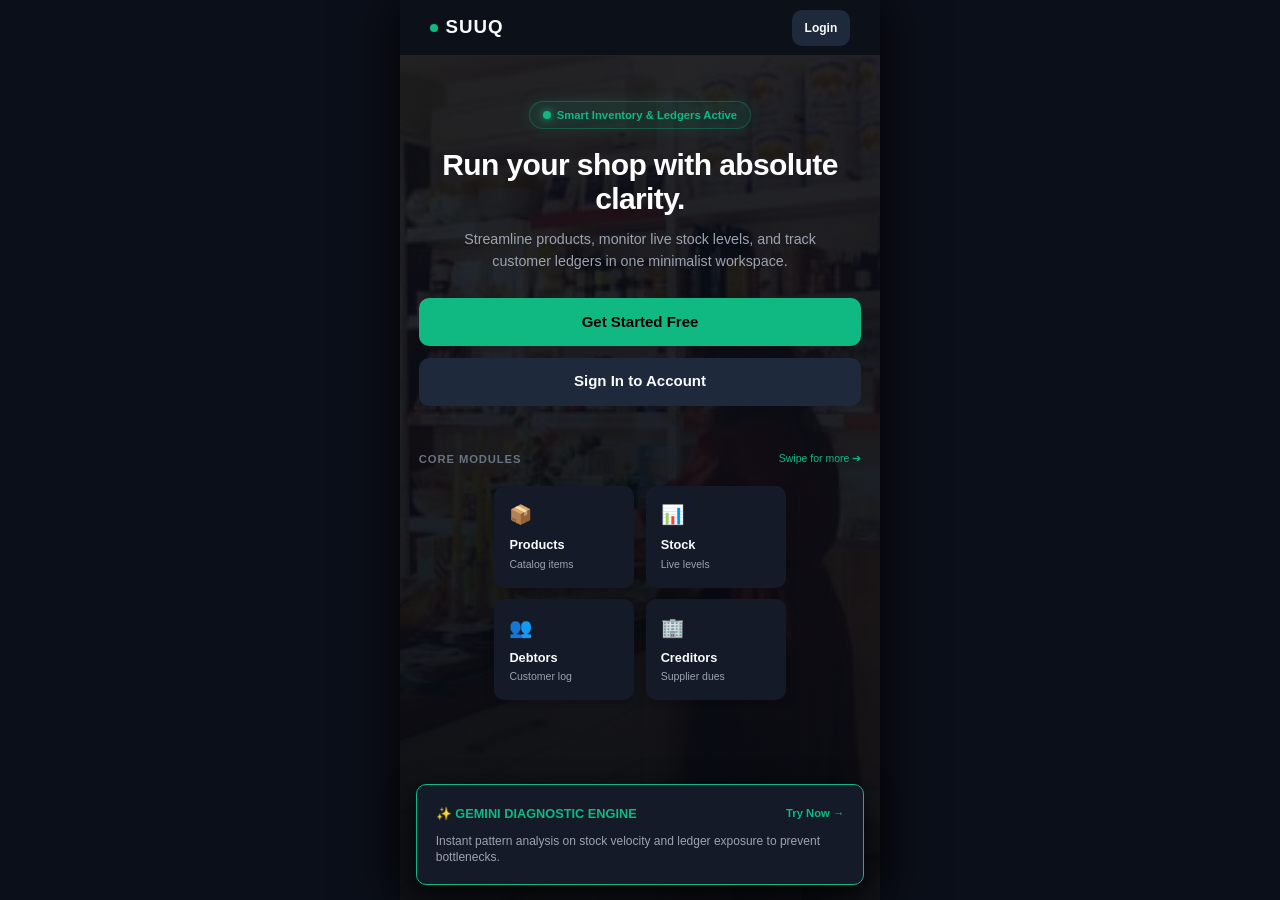
<file: frontend/index.html>
<!DOCTYPE html>
<html lang="en">
<head>
  <meta charset="UTF-8">
  <meta name="viewport" content="width=device-width, initial-scale=1.0">
  <title>SUUQ — Smart Business Management</title>
  <link rel="stylesheet" href="css/style.css">
</head>
<body>
  <div id="app">
    <header class="top-header">
      <div class="brand-title">
        <span class="brand-badge"></span>
        SUUQ
      </div>
      <div class="header-actions">
        <a href="login.html" class="btn btn-secondary" style="min-height: 36px; padding: 0 0.85rem; font-size: 0.8rem;">Login</a>
      </div>
    </header>

    <main class="main-content" style="padding: 1.5rem 1.25rem 6rem 1.25rem;">
      
      <div style="text-align: center; padding: 1.5rem 0 2rem 0;">
        <div style="display: inline-flex; align-items: center; gap: 0.4rem; background: rgba(16, 185, 129, 0.1); border: 1px solid rgba(16, 185, 129, 0.3); padding: 0.3rem 0.85rem; border-radius: 20px; font-size: 0.75rem; color: var(--accent-emerald); font-weight: 600; margin-bottom: 1.25rem; box-shadow: 0 0 15px rgba(16, 185, 129, 0.15);">
          <span class="brand-badge" style="box-shadow: 0 0 8px var(--accent-emerald);"></span>
          Smart Inventory &amp; Ledgers Active
        </div>
        <h1 style="font-size: 2rem; font-weight: 800; line-height: 1.15; letter-spacing: -0.02em; margin-bottom: 0.85rem; color: #fff;">
          Run your shop with absolute clarity.
        </h1>
        <p style="color: var(--text-secondary); font-size: 0.95rem; line-height: 1.5; margin-bottom: 1.75rem; max-width: 360px; margin-left: auto; margin-right: auto;">
          Streamline products, monitor live stock levels, and track customer ledgers in one minimalist workspace.
        </p>

        <div style="display: flex; flex-direction: column; gap: 0.75rem;">
          <a href="register.html" class="btn btn-primary" style="width: 100%;">Get Started Free</a>
          <a href="login.html" class="btn btn-secondary" style="width: 100%;">Sign In to Account</a>
        </div>
      </div>

      <div style="margin-top: 1rem;">
        <div style="display: flex; justify-content: space-between; align-items: center; margin-bottom: 0.75rem;">
          <div style="font-size: 0.75rem; font-weight: 700; text-transform: uppercase; letter-spacing: 0.08em; color: var(--text-muted);">Core Modules</div>
          <span style="font-size: 0.7rem; color: var(--accent-emerald);">Swipe for more ➔</span>
        </div>

        <!-- Hybrid Horizontal Swipeable Container Centered -->
<div style="display: flex; gap: 0.75rem; overflow-x: auto; scroll-snap-type: x mandatory; padding: 0.5rem 1rem; margin-bottom: 0.75rem; scrollbar-width: none; justify-content: center; flex-wrap: wrap;">
  <div class="card" style="min-width: 140px; flex: 0 0 auto; scroll-snap-align: start; margin-bottom: 0; padding: 1rem;">
    <div style="font-size: 1.25rem; margin-bottom: 0.4rem;">📦</div>
    <div style="font-weight: 700; font-size: 0.85rem; margin-bottom: 0.15rem;">Products</div>
    <div style="font-size: 0.7rem; color: var(--text-secondary);">Catalog items</div>
  </div>
  <div class="card" style="min-width: 140px; flex: 0 0 auto; scroll-snap-align: start; margin-bottom: 0; padding: 1rem;">
    <div style="font-size: 1.25rem; margin-bottom: 0.4rem;">📊</div>
    <div style="font-weight: 700; font-size: 0.85rem; margin-bottom: 0.15rem;">Stock</div>
    <div style="font-size: 0.7rem; color: var(--text-secondary);">Live levels</div>
  </div>
  <div class="card" style="min-width: 140px; flex: 0 0 auto; scroll-snap-align: start; margin-bottom: 0; padding: 1rem;">
    <div style="font-size: 1.25rem; margin-bottom: 0.4rem;">👥</div>
    <div style="font-weight: 700; font-size: 0.85rem; margin-bottom: 0.15rem;">Debtors</div>
    <div style="font-size: 0.7rem; color: var(--text-secondary);">Customer log</div>
  </div>
  <div class="card" style="min-width: 140px; flex: 0 0 auto; scroll-snap-align: start; margin-bottom: 0; padding: 1rem;">
    <div style="font-size: 1.25rem; margin-bottom: 0.4rem;">🏢</div>
    <div style="font-weight: 700; font-size: 0.85rem; margin-bottom: 0.15rem;">Creditors</div>
    <div style="font-size: 0.7rem; color: var(--text-secondary);">Supplier dues</div>
  </div>
</div>

    </main>

    <div style="position: fixed; bottom: 1rem; left: 1rem; right: 1rem; max-width: 448px; margin: 0 auto; z-index: 60;">
      <div class="ai-card" style="box-shadow: 0 10px 30px rgba(0,0,0,0.8); margin-bottom: 0; backdrop-filter: blur(16px);">
        <div class="ai-header" style="display: flex; justify-content: space-between; align-items: center;">
          <span>✨ GEMINI DIAGNOSTIC ENGINE</span>
          <a href="login.html" style="color: var(--accent-emerald); font-size: 0.75rem; text-decoration: none; font-weight: 700;">Try Now →</a>
        </div>
        <p style="color: var(--text-secondary); font-size: 0.8rem; line-height: 1.3; margin-bottom: 0;">
          Instant pattern analysis on stock velocity and ledger exposure to prevent bottlenecks.
        </p>
      </div>
    </div>
  </div>
</body>
</html>
</file>
<file: frontend/css/style.css>
:root {
  /* Color Palette */
  --bg-dark: #0b0f19;
  /* Rich Charcoal / Dark Navy */
  --bg-card: #141a28;
  /* Dark Slate Card Background */
  --bg-card-hover: #1e293b;
  /* Interactive Hover Slate */
  --bg-input: #172033;
  /* Input Field Background */

  /* Primary & Accents */
  --accent-emerald: #10b981;
  /* Warm Emerald Accent */
  --accent-emerald-glow: rgba(16, 185, 129, 0.15);
  --accent-emerald-hover: #059669;

  /* Status Colors */
  --status-in-stock: #10b981;
  /* Green */
  --status-low: #f59e0b;
  /* Amber / Yellow */
  --status-critical: #ef4444;
  /* Red */
  --status-out: #6b7280;
  /* Dark Gray */

  /* Text & Typography */
  --text-primary: #f9fafb;
  /* High Contrast White */
  --text-secondary: #9ca3af;
  /* Muted Slate Gray */
  --text-muted: #6b7280;
  /* Darker Hint Text */

  --font-sans:
    -apple-system, BlinkMacSystemFont, "Segoe UI", Roboto, Helvetica, Arial,
    sans-serif;
  --font-mono: "JetBrains Mono", "Fira Code", "Courier New", monospace;

  /* Layout Dimensions */
  --header-height-mobile: 56px;
  --header-height-desktop: 64px;
  --bottom-nav-height: 64px;
  --sidebar-width: 240px;

  /* Utilities */
  --border-color: rgba(255, 255, 255, 0.08);
  --radius-sm: 6px;
  --radius-md: 10px;
  --radius-lg: 16px;
  --radius-full: 9999px;
  --transition-fast: 0.2s ease;
}

/* 2. BASE RESET & BOX MODEL
   -------------------------------------------------------------------------- */
*,
*::before,
*::after {
  box-sizing: border-box;
  margin: 0;
  padding: 0;
}

html,
body {
  background-color: var(--bg-dark);
  color: var(--text-primary);
  font-family: var(--font-sans);
  font-size: 15px;
  line-height: 1.5;
  min-height: 100vh;
  -webkit-tap-highlight-color: transparent;
  -webkit-font-smoothing: antialiased;
}

a {
  color: inherit;
  text-decoration: none;
}

button,
input,
select,
textarea {
  font: inherit;
  color: inherit;
  background: none;
  border: none;
  outline: none;
}

/* Monospace Utility Class for Numeric/Financial Data */
.font-mono {
  font-family: var(--font-mono);
  letter-spacing: -0.02em;
}

/* 3. LAYOUT SHELL & CONTAINERS
   -------------------------------------------------------------------------- */
#app {
  width: 100%;
  max-width: 480px;
  min-height: 100vh;
  /* Multi-layered background: Deep navy tint + high-end abstract texture image + emerald ambient glows */
  background:
    linear-gradient(180deg, rgba(10, 15, 24, .85) 0%, rgba(7, 11, 18, .95) 100%),
    url('../assets/suuq.jpeg') no-repeat center center;
  background-size: cover;
  display: flex;
  flex-direction: column;
  position: relative;
  box-shadow: 0 0 50px rgba(0, 0, 0, 0.9);
  margin: 0 auto;
}

/* Top App Bar */
.top-header {
  position: sticky;
  top: 0;
  z-index: 40;
  height: var(--header-height-mobile);
  background-color: rgba(11, 15, 25, 0.9);
  backdrop-filter: blur(12px);
  -webkit-backdrop-filter: blur(12px);
  border-bottom: 1px solid var(--border-color);
  display: flex;
  align-items: center;
  justify-content: space-between;
  padding: 0 1rem;
}

.brand-title {
  font-weight: 800;
  font-size: 1.25rem;
  letter-spacing: 0.05em;
  color: var(--text-primary);
  display: flex;
  align-items: center;
  gap: 0.5rem;
}

.brand-badge {
  width: 8px;
  height: 8px;
  background-color: var(--accent-emerald);
  border-radius: var(--radius-full);
}

.header-actions {
  display: flex;
  align-items: center;
  gap: 0.75rem;
}

.icon-btn {
  display: inline-flex;
  align-items: center;
  justify-content: center;
  min-width: 40px;
  min-height: 40px;
  border-radius: var(--radius-full);
  color: var(--text-secondary);
  position: relative;
  cursor: pointer;
  transition: background-color var(--transition-fast);
}

.icon-btn:active {
  background-color: var(--bg-card-hover);
}

.badge-counter {
  position: absolute;
  top: 6px;
  right: 6px;
  width: 8px;
  height: 8px;
  background-color: var(--status-critical);
  border-radius: var(--radius-full);
}

/* Main Content Area */
.main-content {
  flex: 1;
  padding: 1rem;
  padding-bottom: calc(var(--bottom-nav-height) + 1.5rem);
  max-width: 1200px;
  margin: 0 auto;
  width: 100%;
}

/* Fixed Mobile Bottom Bar */
.bottom-nav {
  position: fixed;
  bottom: 0;
  left: 0;
  right: 0;
  z-index: 40;
  height: var(--bottom-nav-height);
  background-color: rgba(11, 15, 25, 0.95);
  backdrop-filter: blur(16px);
  -webkit-backdrop-filter: blur(16px);
  border-top: 1px solid var(--border-color);
  display: flex;
  align-items: center;
  justify-content: space-around;
  padding: 0 0.25rem;
}

.nav-item {
  display: flex;
  flex-direction: column;
  align-items: center;
  justify-content: center;
  flex: 1;
  height: 100%;
  color: var(--text-secondary);
  font-size: 0.7rem;
  font-weight: 500;
  gap: 3px;
  min-height: 48px;
  /* Touch Target Compliance */
  transition: color var(--transition-fast);
}

.nav-item svg {
  width: 20px;
  height: 20px;
  stroke-width: 2;
}

.nav-item.active {
  color: var(--accent-emerald);
}

/* 4. REUSABLE UI COMPONENTS
   -------------------------------------------------------------------------- */
/* Borderless Data Cards */
.card {
  background-color: var(--bg-card);
  border-radius: var(--radius-md);
  padding: 1.25rem;
  margin-bottom: 1rem;
  box-shadow: 0 4px 12px rgba(0, 0, 0, 0.2);
}

.card-title {
  font-size: 0.8rem;
  font-weight: 600;
  text-transform: uppercase;
  letter-spacing: 0.05em;
  color: var(--text-secondary);
  margin-bottom: 0.5rem;
}

.card-value {
  font-size: 1.75rem;
  font-weight: 700;
  color: var(--text-primary);
}

/* AI Diagnostics Pulse Card */
.ai-card {
  background-color: var(--bg-card);
  border: 1px solid var(--accent-emerald);
  box-shadow: 0 0 15px var(--accent-emerald-glow);
  border-radius: var(--radius-md);
  padding: 1.25rem;
  margin-bottom: 1rem;
}

.ai-header {
  display: flex;
  align-items: center;
  gap: 0.5rem;
  color: var(--accent-emerald);
  font-weight: 600;
  font-size: 0.85rem;
  margin-bottom: 0.75rem;
}

/* Status Pill Badges */
.badge {
  display: inline-flex;
  align-items: center;
  gap: 0.35rem;
  padding: 0.25rem 0.6rem;
  border-radius: var(--radius-full);
  font-size: 0.75rem;
  font-weight: 600;
}

.badge-in-stock {
  background-color: rgba(16, 185, 129, 0.15);
  color: var(--status-in-stock);
}

.badge-low {
  background-color: rgba(245, 158, 11, 0.15);
  color: var(--status-low);
}

.badge-critical {
  background-color: rgba(239, 68, 68, 0.15);
  color: var(--status-critical);
}

.badge-out {
  background-color: rgba(107, 114, 128, 0.15);
  color: var(--status-out);
}

/* Buttons */
.btn {
  display: inline-flex;
  align-items: center;
  justify-content: center;
  min-height: 48px;
  padding: 0 1.25rem;
  border-radius: var(--radius-md);
  font-weight: 600;
  cursor: pointer;
  transition: all var(--transition-fast);
  width: 100%;
}

.btn-primary {
  background-color: var(--accent-emerald);
  color: #000000;
}

.btn-primary:active {
  background-color: var(--accent-emerald-hover);
}

.btn-secondary {
  background-color: var(--bg-card-hover);
  color: var(--text-primary);
}

/* Form Controls */
.form-group {
  margin-bottom: 1rem;
}

.form-label {
  display: block;
  font-size: 0.85rem;
  color: var(--text-secondary);
  margin-bottom: 0.4rem;
}

.form-control {
  width: 100%;
  min-height: 48px;
  background-color: var(--bg-input);
  border: 1px solid var(--border-color);
  border-radius: var(--radius-md);
  padding: 0 1rem;
  color: var(--text-primary);
  transition: border-color var(--transition-fast);
}

.form-control:focus {
  border-color: var(--accent-emerald);
}

/* 5. MODALS & DRAWER OVERLAYS
   -------------------------------------------------------------------------- */
.modal-overlay {
  position: fixed;
  inset: 0;
  z-index: 50;
  background-color: rgba(0, 0, 0, 0.7);
  backdrop-filter: blur(8px);
  -webkit-backdrop-filter: blur(8px);
  display: flex;
  align-items: flex-end;
  /* Mobile Bottom Sheet */
  justify-content: center;
  opacity: 0;
  pointer-events: none;
  transition: opacity var(--transition-fast);
}

.modal-overlay.active {
  opacity: 1;
  pointer-events: auto;
}

.modal-sheet {
  background-color: var(--bg-card);
  width: 100%;
  max-width: 500px;
  border-top-left-radius: var(--radius-lg);
  border-top-right-radius: var(--radius-lg);
  padding: 1.5rem;
  border-top: 1px solid var(--border-color);
  transform: translateY(100%);
  transition: transform var(--transition-fast);
}

.modal-overlay.active .modal-sheet {
  transform: translateY(0);
}

.sheet-handle {
  width: 36px;
  height: 4px;
  background-color: var(--border-color);
  border-radius: var(--radius-full);
  margin: 0 auto 1.25rem auto;
}

/* 6. DESKTOP RESPONSIVE OVERRIDES
   -------------------------------------------------------------------------- */
@media (min-width: 769px) {
  .top-header {
    padding: 0 2rem;
  }

  .bottom-nav {
    display: none;
    /* Hide bottom nav on desktop */
  }

  .main-content {
    padding-bottom: 2rem;
  }

  .modal-overlay {
    align-items: center;
    /* Centered modal on desktop */
  }

  .modal-sheet {
    border-radius: var(--radius-lg);
    border: 1px solid var(--border-color);
  }
}
</file>
